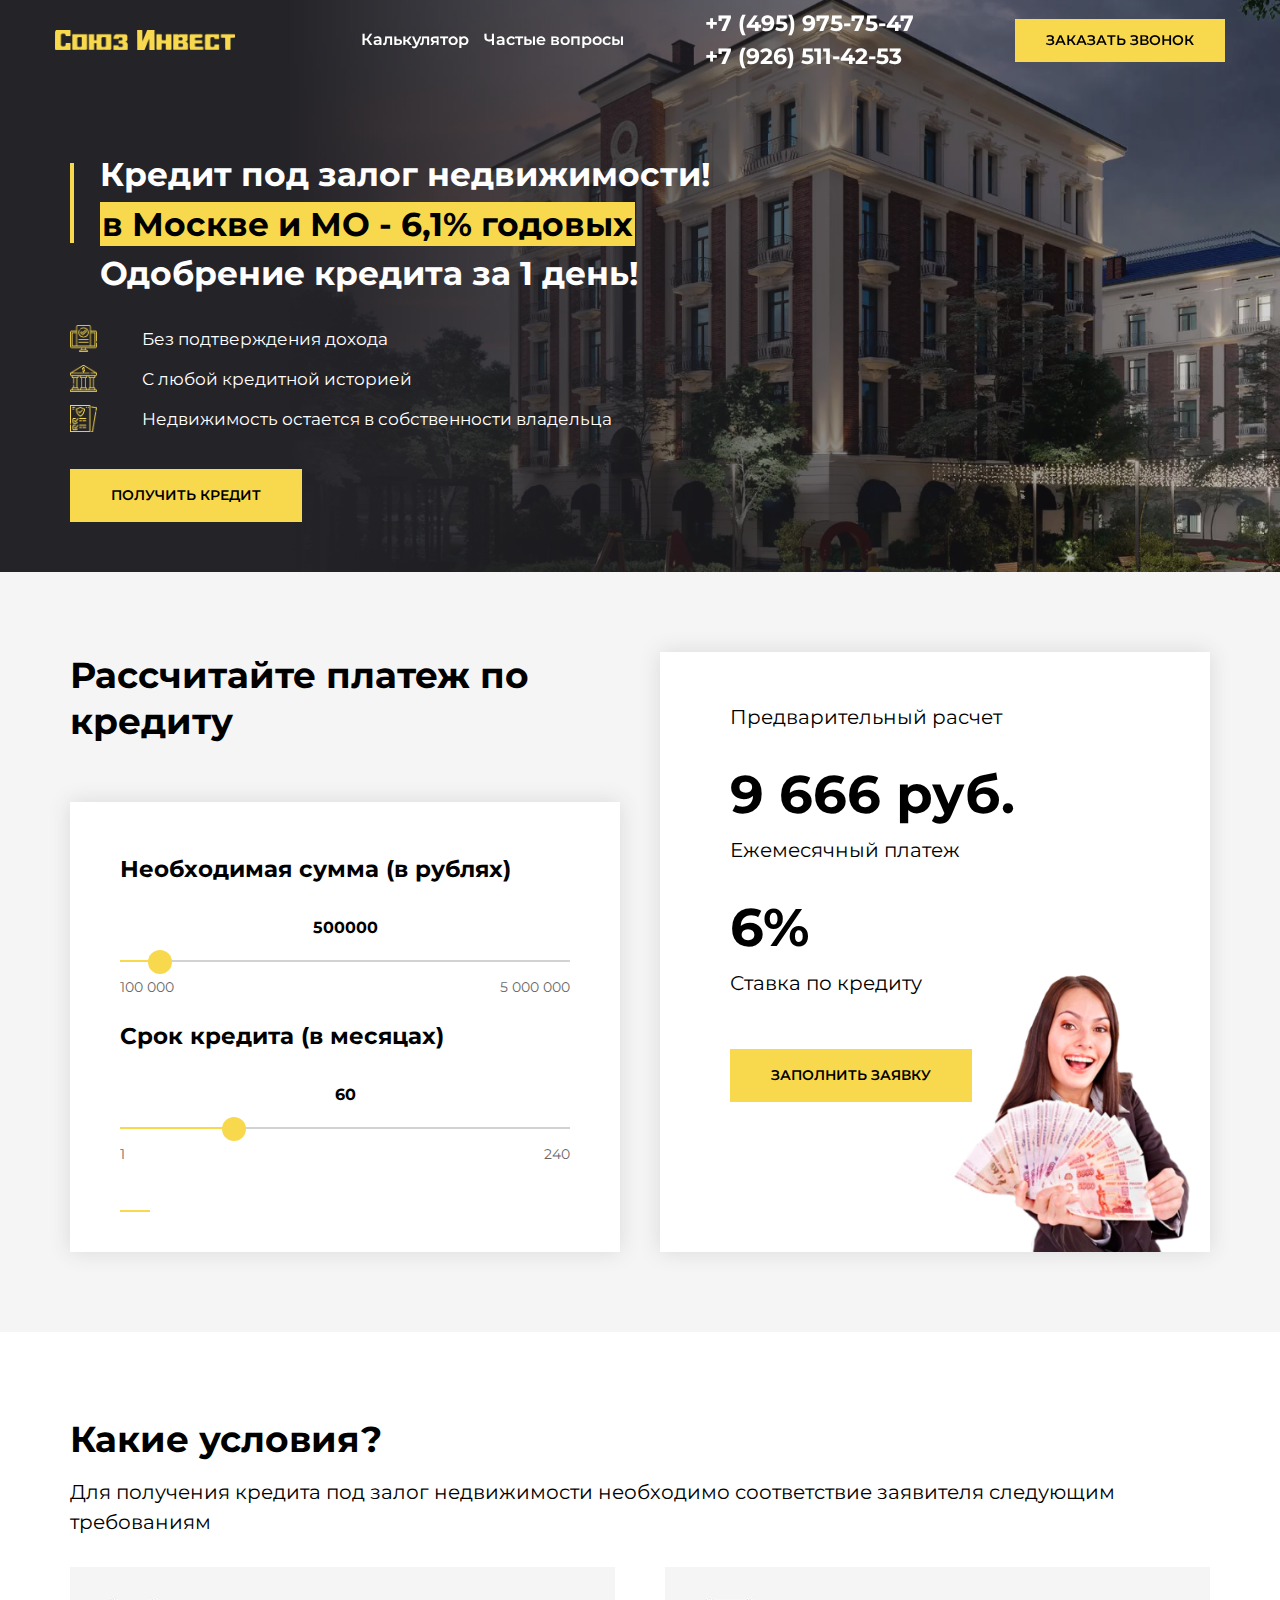
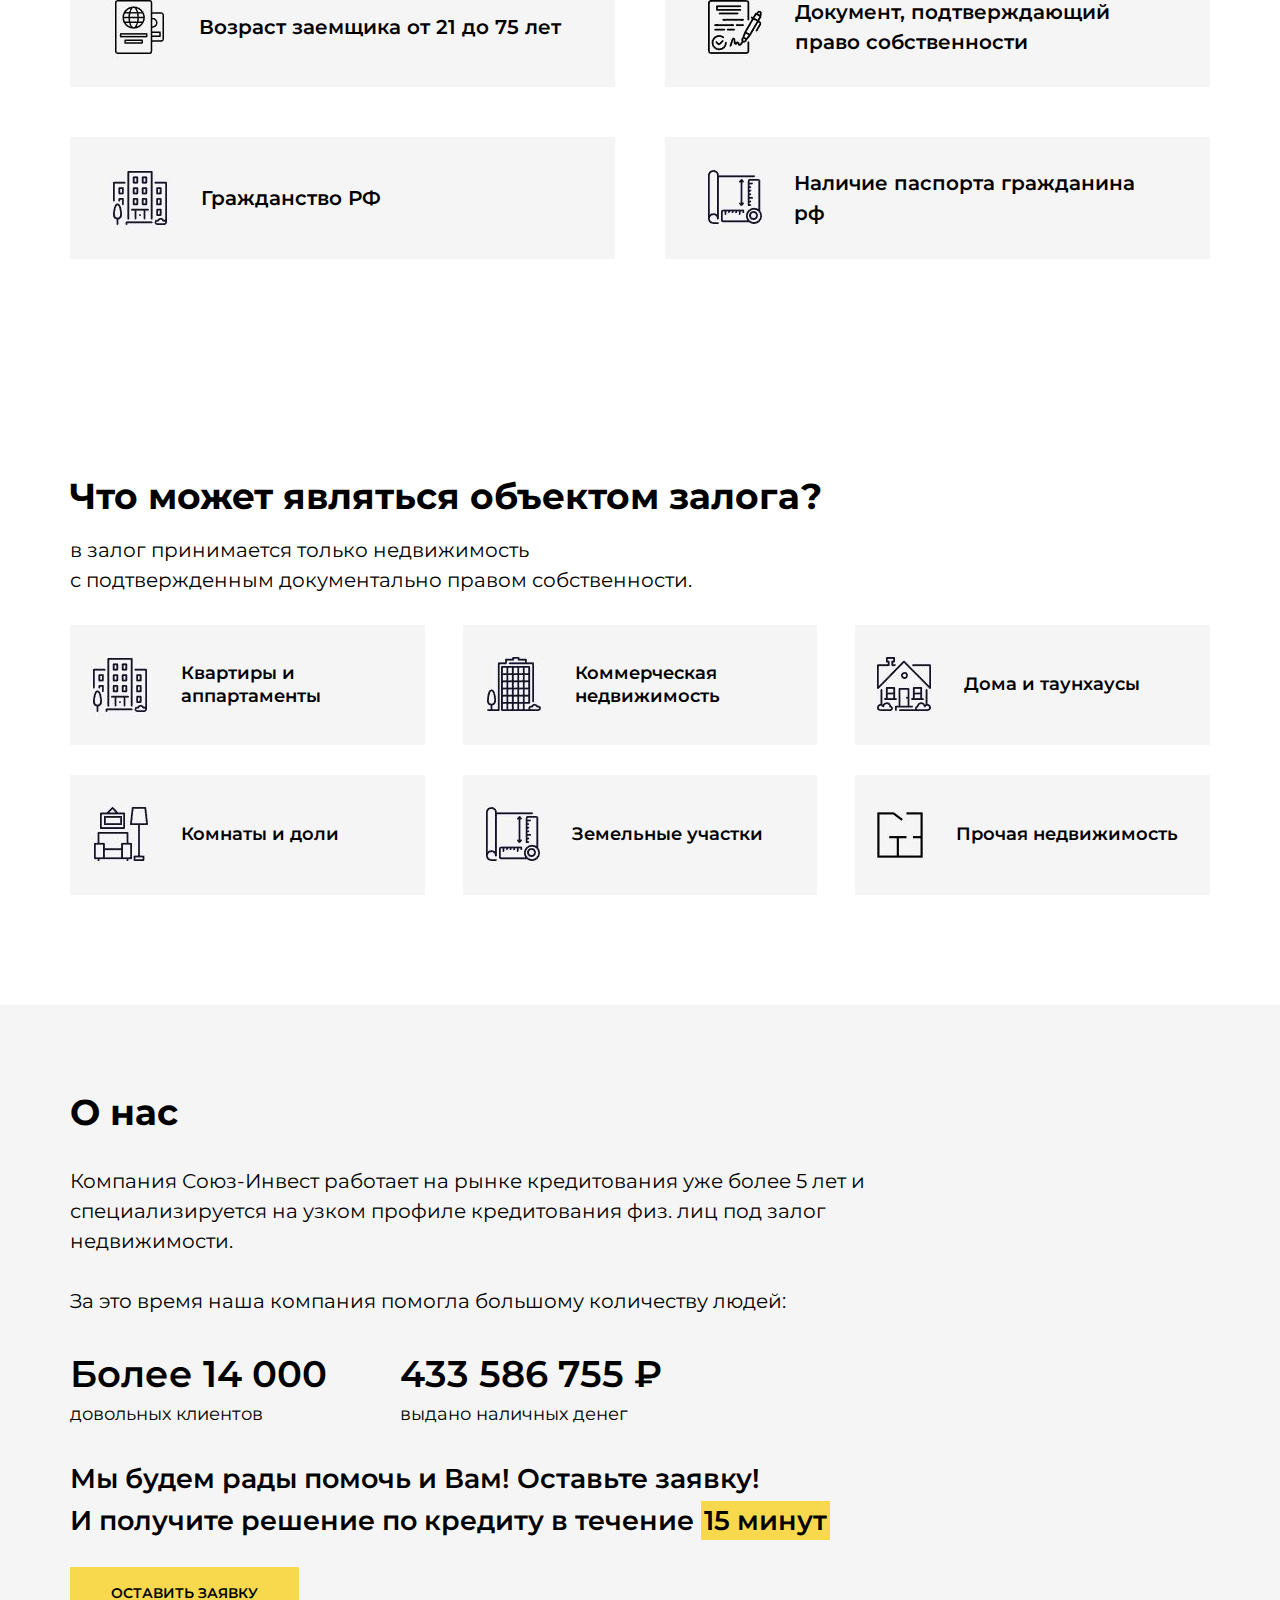
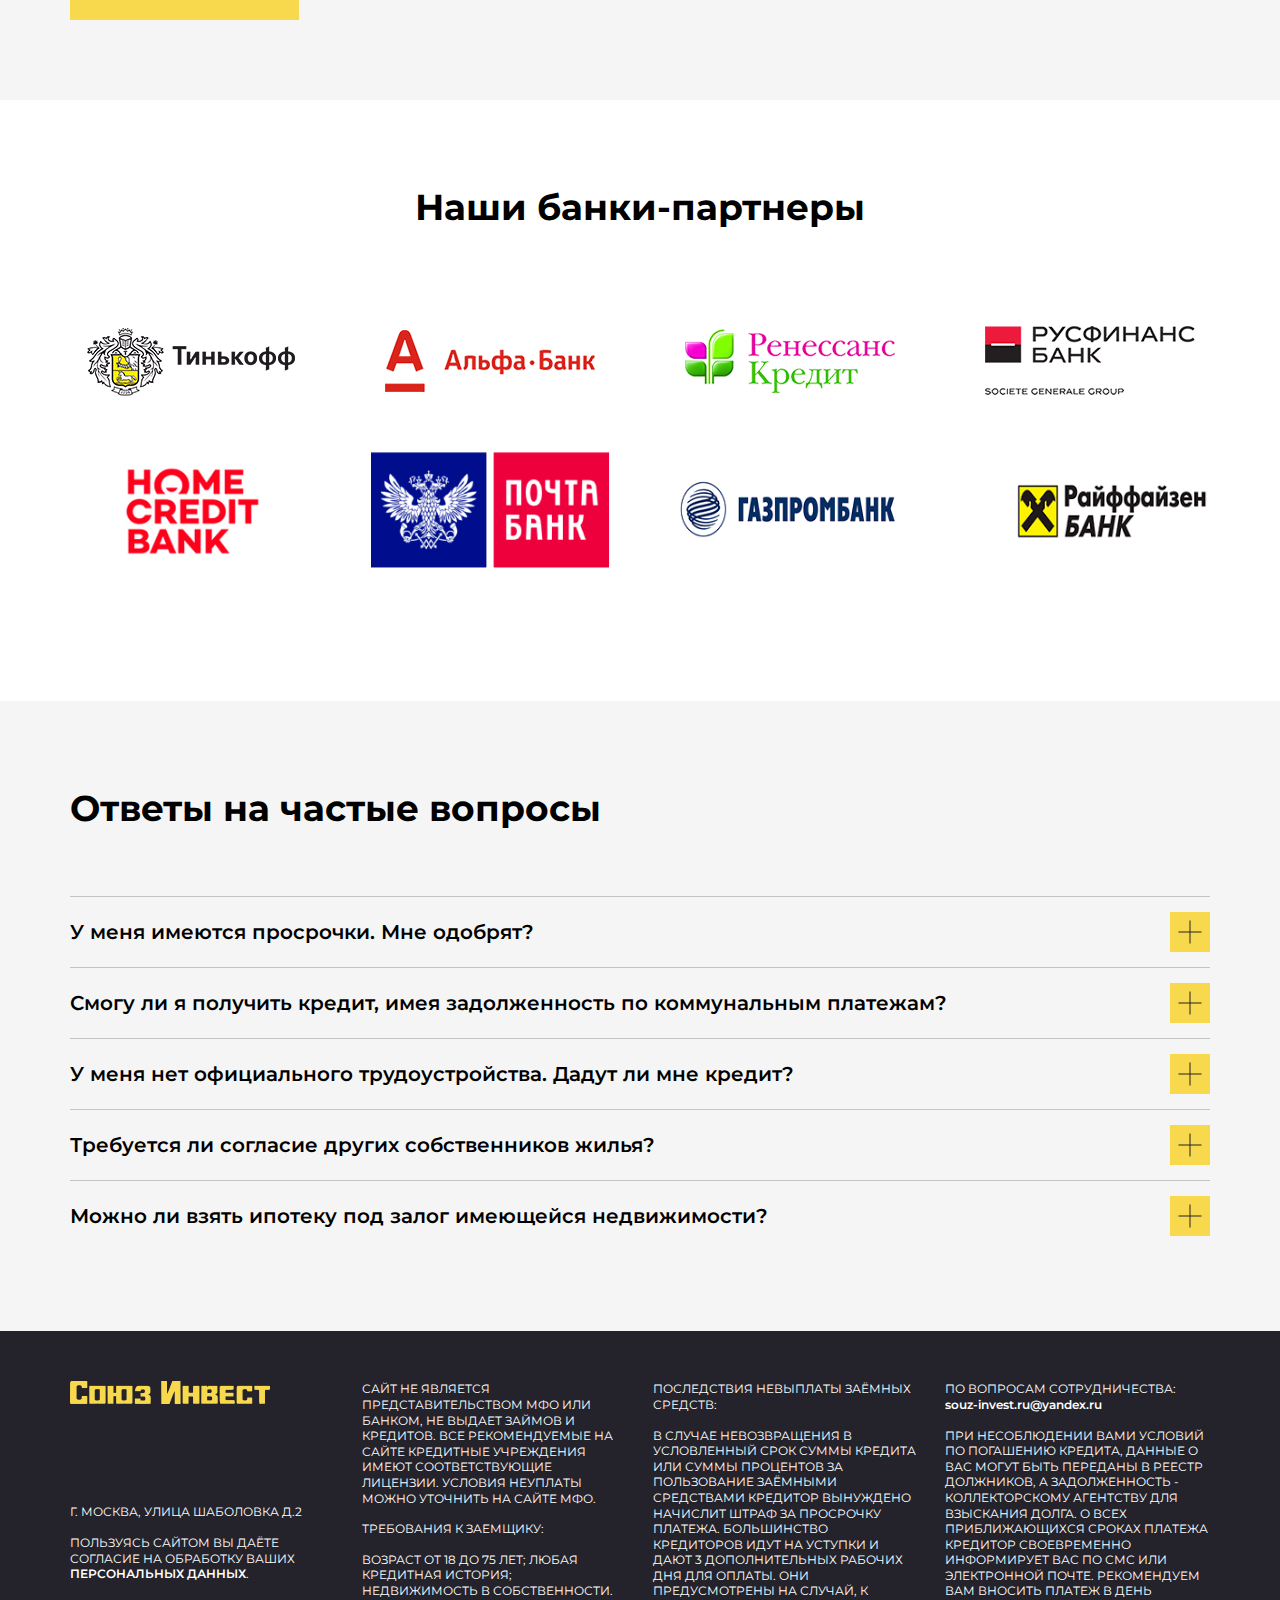
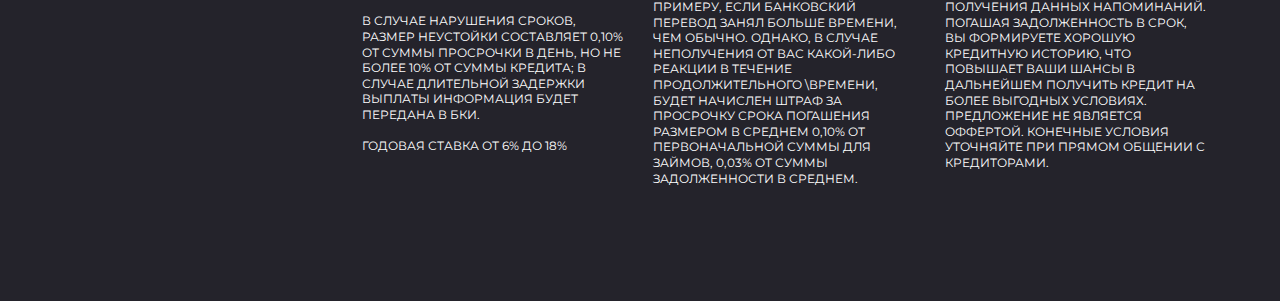
<file: index.html>
<!DOCTYPE html>
<html lang="ru">

<head>
	<meta charset="UTF-8">
	<meta http-equiv="X-UA-Compatible" content="IE=edge">
	<meta name="viewport" content="width=device-width, initial-scale=1.0">
	<title>Кредит под залог недвижимости в Москве за 1 день. Выдача аванса. По двум документам. Ставка от 6%</title>
	<link rel="icon" href="assets/ico2.png" type="image/x-icon">
	<link rel="stylesheet" href="css/style.css">
	<link rel="stylesheet" href="css/calc.css">
	<link rel="preconnect" href="https://fonts.googleapis.com">
	<link rel="preconnect" href="https://fonts.gstatic.com" crossorigin>
	<link href="https://fonts.googleapis.com/css2?family=Montserrat:wght@400;600;700&display=swap" rel="stylesheet">
</head>

<body>
	<header class="nav" id="navbar">
		<nav class="nav-wrapper">
			<a class="nav-logo">
				<img src="assets/logo.png" alt="">
			</a>
			<div class="desc-menu">
				<a href="#calc">Калькулятор</a>
				<a href="#faq">Частые вопросы</a>
			</div>
			<div class="nav-tel">
				<a href="tel:+7 (495) 975-75-47">+7 (495) 975-75-47</a>
				<a href="tel:+7 (926) 511-42-53">+7 (926) 511-42-53</a>
			</div>
			<div class="nav-button">
				<p class="popup__toggle">Заказать звонок</p>
			</div>

			<div class="burger-menu">
				<span></span>
			</div>
		</nav>
	</header>

	<div class="menubox">
		<ul>
			<li><a class="menu-item" href="#calc">Калькулятор</a></li>
			<li><a class="menu-item" href="#faq">Часыте вопросы</a></li>
		</ul>
		<div class="menubox__bottom">
			<a class="menu-item" href="tel:+74959757547">+7 (495) 975-75-47</a>
			<a class="menu-item" href="tel:+79265114253">+7 (926) 511-42-53</a>
		</div>
	</div>

	<section class="oppening">
		<div class="wrapper">
			<div class="oppening__header">
				Кредит под залог недвижимости!<br>
				<span>в Москве и МО - 6,1% годовых</span><br>
				Одобрение кредита за 1 день!
			</div>
			<div class="oppening__list">
				<div class="list-item">
					<img src="assets/ico1.png" alt="">
					<p>Без подтверждения дохода</p>
				</div>
				<div class="list-item">
					<img src="assets/ico2.png" alt="">
					<p>С любой кредитной историей</p>
				</div>
				<div class="list-item">
					<img src="assets/ico3.png" alt="">
					<p>Недвижимость остается в собственности владельца</p>
				</div>
			</div>
			<p class="get-button popup__toggle">
				Получить кредит
			</p>
		</div>
	</section>

	<section class="calc" id="calc">
		<div class="wrapper">
			<div class="calc__left">
				<div class="calc__title">
					Рассчитайте платеж по кредиту
				</div>
				<div class="calc__body">
					<div class="calc__body-title">
						Необходимая сумма (в рублях)
					</div>
					<div class="fcalcp6 fcalcp5_vedyshiy_rez"><span>500000</span></div>
					<div
						class="fcalcp5 fcalcp5_vedyshiy ui-slider ui-slider-horizontal ui-widget ui-widget-content ui-corner-all">
					</div>
					<div class="calc-index">
						<p>100 000</p>
						<p>5 000 000</p>
					</div>
					<div class="calc__body-title">
						Срок кредита (в месяцах)
					</div>
					<div class="fcalcp6 fcalcp5_decor_rez"><span>60</span></div>
					<div
						class="fcalcp5 fcalcp5_decor ui-slider ui-slider-horizontal ui-widget ui-widget-content ui-corner-all">
					</div>
					<div class="calc-index">
						<p>1</p>
						<p>240</p>
					</div>
				</div>
			</div>
			<div class="calc__right">
				<div class="calc__body">
					<p>Предварительный расчет</p>
					<div class="calc-bold">
						<div class="fcalcp9"><span>9 666</span> руб.</div>
					</div>
					<p>Ежемесячный платеж</p>
					<div class="calc-bold">
						6%
					</div>
					<p>Ставка по кредиту</p>
					<p class="get-button popup__toggle">
						Заполнить заявку
					</p>

				</div>
				<img src="assets/girl.png" alt="">
			</div>
		</div>
	</section>

	<section class="uslov">
		<div class="wrapper">
			<div class="section-title">
				Какие условия?
			</div>
			<p class="section-subtitle">
				Для получения кредита под залог недвижимости необходимо соответствие заявителя следующим требованиям
			</p>
			<div class="uslov-cards">
				<div class="uslov-card">
					<img src="assets/ico6.JPG" alt="">
					<p>Возраст заемщика от 21 до 75 лет</p>
				</div>
				<div class="uslov-card">
					<img src="assets/ico7.JPG" alt="">
					<p>Документ, подтверждающий право собственности</p>
				</div>
				<div class="uslov-card">
					<img src="assets/ico8.JPG" alt="">
					<p>Гражданство РФ</p>
				</div>
				<div class="uslov-card">
					<img src="assets/ico12.JPG" alt="">
					<p>Наличие паспорта гражданина рф</p>
				</div>
			</div>
		</div>
	</section>

	<section class="zalog" id="zalog">
		<div class="wrapper">
			<div class="section-title">
				Что может являться объектом залога?
			</div>
			<p class="section-subtitle">
				в залог принимается только недвижимость<br>
				с подтвержденным документально правом собственности.
			</p>
			<div class="zalog-cards">
				<div class="zalog-card">
					<img src="assets/ico8.JPG" alt="">
					<p>Квартиры и аппартаменты</p>
				</div>
				<div class="zalog-card">
					<img src="assets/ico9.JPG" alt="">
					<p>Коммерческая недвижимость</p>
				</div>
				<div class="zalog-card">
					<img src="assets/ico10.JPG" alt="">
					<p>Дома и таунхаусы</p>
				</div>
				<div class="zalog-card">
					<img src="assets/ico11.JPG" alt="">
					<p>Комнаты и доли</p>
				</div>
				<div class="zalog-card">
					<img src="assets/ico12.JPG" alt="">
					<p>Земельные участки</p>
				</div>
				<div class="zalog-card">
					<img src="assets/ico13.JPG" alt="">
					<p>Прочая недвижимость</p>
				</div>
			</div>
		</div>
	</section>

	<section class="zayav">
		<div class="wrapper">
			<div class="section-title">
				О нас
			</div>
			<div class="section-subtitle">
				Компания Союз-Инвест работает на рынке кредитования уже более 5 лет
				и специализируется на узком профиле кредитования физ. лиц под залог недвижимости.
			</div>
			<p class="section-subtitle">
				За это время наша компания помогла большому количеству людей:
			</p>
			<div class="zayav-flex">
				<div class="zayav-flex__item">
					<span>Более 14 000</span><br>
					довольных клиентов
				</div>
				<div class="zayav-flex__item">
					<span>433 586 755 ₽</span><br>
					выдано наличных денег
				</div>
			</div>
			<div class="zayav-text">
				Мы будем рады помочь и Вам! Оставьте заявку!<br>
				И получите решение по кредиту в течение <span>15 минут</span>
			</div>
			<p class="get-button popup__toggle">
				Оставить заявку
			</p>
		</div>
	</section>

	<section class="partners">
		<div class="wrapper">
			<div class="section-title">
				Наши банки-партнеры
			</div>
			<div class="partners-grid">
				<div class="partners-logo">
					<img src="assets/img1.png" alt="">
				</div>
				<div class="partners-logo">
					<img src="assets/img2.png" alt="">
				</div>
				<div class="partners-logo">
					<img src="assets/img3.png" alt="">
				</div>
				<div class="partners-logo">
					<img src="assets/img4.png" alt="">
				</div>
				<div class="partners-logo">
					<img src="assets/img5.png" alt="">
				</div>
				<div class="partners-logo">
					<img src="assets/img6.png" alt="">
				</div>
				<div class="partners-logo">
					<img src="assets/img7.png" alt="">
				</div>
				<div class="partners-logo">
					<img src="assets/img8.png" alt="">
				</div>
			</div>
		</div>
	</section>

	<section class="faq" id="faq">
		<div class="wrapper">
			<div class="section-title">
				Ответы на частые вопросы
			</div>
			<div class="questsions">
				<button class="accordion">У меня имеются просрочки. Мне одобрят?<span><svg width="24px" height="24px"
							viewBox="0 0 24 24" xmlns="http://www.w3.org/2000/svg"
							xmlns:xlink="http://www.w3.org/1999/xlink">
							<g stroke="none" stroke-width="1px" fill="none" fill-rule="evenodd" stroke-linecap="square">
								<g transform="translate(1.000000, 1.000000)" stroke="#222222">
									<path d="M0,11 L22,11"></path>
									<path d="M11,0 L11,22"></path>
								</g>
							</g>
						</svg></span></button>
				<div class="panel">
					<p>На принятие решения состояние кредитной истории не влияет. Мы помогаем клиентам с любой КИ.</p>
				</div>
				<button class="accordion">Смогу ли я получить кредит, имея задолженность по коммунальным
					платежам?<span><svg width="24px" height="24px" viewBox="0 0 24 24"
							xmlns="http://www.w3.org/2000/svg" xmlns:xlink="http://www.w3.org/1999/xlink">
							<g stroke="none" stroke-width="1px" fill="none" fill-rule="evenodd" stroke-linecap="square">
								<g transform="translate(1.000000, 1.000000)" stroke="#222222">
									<path d="M0,11 L22,11"></path>
									<path d="M11,0 L11,22"></path>
								</g>
							</g>
						</svg></span></button>
				<div class="panel">
					<p>Да, мы поможем оформить кредит на выгодных условиях и погасим вашу задолженность по коммунальным
						платежам в счет суммы одобренного кредита.</p>
				</div>
				<button class="accordion">У меня нет официального трудоустройства. Дадут ли мне кредит?<span><svg
							width="24px" height="24px" viewBox="0 0 24 24" xmlns="http://www.w3.org/2000/svg"
							xmlns:xlink="http://www.w3.org/1999/xlink">
							<g stroke="none" stroke-width="1px" fill="none" fill-rule="evenodd" stroke-linecap="square">
								<g transform="translate(1.000000, 1.000000)" stroke="#222222">
									<path d="M0,11 L22,11"></path>
									<path d="M11,0 L11,22"></path>
								</g>
							</g>
						</svg></span></button>
				<div class="panel">
					<p>Среди наших партнеров есть банки, которые могут оформить кредит клиенту, не требуя справки о
						доходах и трудоустройстве. Даже, если у вас нет работы, проблем с получением кредита не будет.
					</p>
				</div>
				<button class="accordion">Требуется ли согласие других собственников жилья?<span><svg width="24px"
							height="24px" viewBox="0 0 24 24" xmlns="http://www.w3.org/2000/svg"
							xmlns:xlink="http://www.w3.org/1999/xlink">
							<g stroke="none" stroke-width="1px" fill="none" fill-rule="evenodd" stroke-linecap="square">
								<g transform="translate(1.000000, 1.000000)" stroke="#222222">
									<path d="M0,11 L22,11"></path>
									<path d="M11,0 L11,22"></path>
								</g>
							</g>
						</svg></span></button>
				<div class="panel">
					<p>Ответ на Вопрос ...</p>
				</div>
				<button class="accordion">Можно ли взять ипотеку под залог имеющейся недвижимости?<span><svg
							width="24px" height="24px" viewBox="0 0 24 24" xmlns="http://www.w3.org/2000/svg"
							xmlns:xlink="http://www.w3.org/1999/xlink">
							<g stroke="none" stroke-width="1px" fill="none" fill-rule="evenodd" stroke-linecap="square">
								<g transform="translate(1.000000, 1.000000)" stroke="#222222">
									<path d="M0,11 L22,11"></path>
									<path d="M11,0 L11,22"></path>
								</g>
							</g>
						</svg></span></button>
				<div class="panel">
					<p>Да, такой вариант возможен. Предметом залога выступает находящаяся в вашей собственности
						недвижимость.</p>
				</div>
			</div>
		</div>
	</section>

	<footer>
		<div class="wrapper">
			<div class="footer-column">
				<img src="assets/logo.png" alt="">
				<p>Г. МОСКВА, УЛИЦА ШАБОЛОВКА Д.2</p>
				<p>ПОЛЬЗУЯСЬ САЙТОМ ВЫ ДАЁТЕ СОГЛАСИЕ НА ОБРАБОТКУ ВАШИХ <a href="#">ПЕРСОНАЛЬНЫХ ДАННЫХ</a>.
				</p>
			</div>
			<div class="footer-column">
				<p>САЙТ НЕ ЯВЛЯЕТСЯ ПРЕДСТАВИТЕЛЬСТВОМ МФО ИЛИ БАНКОМ, НЕ ВЫДАЕТ ЗАЙМОВ И КРЕДИТОВ.
					ВСЕ РЕКОМЕНДУЕМЫЕ НА САЙТЕ КРЕДИТНЫЕ УЧРЕЖДЕНИЯ ИМЕЮТ СООТВЕТСТВУЮЩИЕ ЛИЦЕНЗИИ.
					УСЛОВИЯ НЕУПЛАТЫ МОЖНО УТОЧНИТЬ НА САЙТЕ МФО.</p>
				<p>ТРЕБОВАНИЯ К ЗАЕМЩИКУ:</p>
				<p>ВОЗРАСТ ОТ 18 ДО 75 ЛЕТ; ЛЮБАЯ КРЕДИТНАЯ ИСТОРИЯ; НЕДВИЖИМОСТЬ В СОБСТВЕННОСТИ.</p>
				<p>В СЛУЧАЕ НАРУШЕНИЯ СРОКОВ, РАЗМЕР НЕУСТОЙКИ СОСТАВЛЯЕТ 0,10% ОТ СУММЫ ПРОСРОЧКИ В ДЕНЬ, НО НЕ БОЛЕЕ
					10% ОТ СУММЫ КРЕДИТА; В СЛУЧАЕ ДЛИТЕЛЬНОЙ ЗАДЕРЖКИ ВЫПЛАТЫ ИНФОРМАЦИЯ БУДЕТ ПЕРЕДАНА В БКИ.</p>
				<p>ГОДОВАЯ СТАВКА ОТ 6% ДО 18%</p>
			</div>
			<div class="footer-column">
				<p>ПОСЛЕДСТВИЯ НЕВЫПЛАТЫ ЗАЁМНЫХ СРЕДСТВ:</p>
				<p>В СЛУЧАЕ НЕВОЗВРАЩЕНИЯ В УСЛОВЛЕННЫЙ СРОК СУММЫ КРЕДИТА ИЛИ СУММЫ ПРОЦЕНТОВ ЗА ПОЛЬЗОВАНИЕ ЗАЁМНЫМИ
					СРЕДСТВАМИ КРЕДИТОР ВЫНУЖДЕНО НАЧИСЛИТ ШТРАФ ЗА ПРОСРОЧКУ ПЛАТЕЖА. БОЛЬШИНСТВО КРЕДИТОРОВ ИДУТ НА
					УСТУПКИ И ДАЮТ 3 ДОПОЛНИТЕЛЬНЫХ РАБОЧИХ ДНЯ ДЛЯ ОПЛАТЫ. ОНИ ПРЕДУСМОТРЕНЫ НА СЛУЧАЙ, К ПРИМЕРУ, ЕСЛИ
					БАНКОВСКИЙ ПЕРЕВОД ЗАНЯЛ БОЛЬШЕ ВРЕМЕНИ, ЧЕМ ОБЫЧНО. ОДНАКО, В СЛУЧАЕ НЕПОЛУЧЕНИЯ ОТ ВАС КАКОЙ-ЛИБО
					РЕАКЦИИ В ТЕЧЕНИЕ ПРОДОЛЖИТЕЛЬНОГО \ВРЕМЕНИ, БУДЕТ НАЧИСЛЕН ШТРАФ ЗА ПРОСРОЧКУ СРОКА ПОГАШЕНИЯ
					РАЗМЕРОМ В СРЕДНЕМ 0,10% ОТ ПЕРВОНАЧАЛЬНОЙ СУММЫ ДЛЯ ЗАЙМОВ, 0,03% ОТ СУММЫ ЗАДОЛЖЕННОСТИ В СРЕДНЕМ.
				</p>
			</div>
			<div class="footer-column">
				<p>ПО ВОПРОСАМ СОТРУДНИЧЕСТВА:<br><a href="mailto:souz-invest.ru@yandex.ru">souz-invest.ru@yandex.ru</a>
				</p>
				<p>ПРИ НЕСОБЛЮДЕНИИ ВАМИ УСЛОВИЙ ПО ПОГАШЕНИЮ КРЕДИТА, ДАННЫЕ О ВАС МОГУТ БЫТЬ ПЕРЕДАНЫ В РЕЕСТР
					ДОЛЖНИКОВ, А ЗАДОЛЖЕННОСТЬ - КОЛЛЕКТОРСКОМУ АГЕНТСТВУ ДЛЯ ВЗЫСКАНИЯ ДОЛГА. О ВСЕХ ПРИБЛИЖАЮЩИХСЯ
					СРОКАХ ПЛАТЕЖА КРЕДИТОР СВОЕВРЕМЕННО ИНФОРМИРУЕТ ВАС ПО СМС ИЛИ ЭЛЕКТРОННОЙ ПОЧТЕ. РЕКОМЕНДУЕМ ВАМ
					ВНОСИТЬ ПЛАТЕЖ В ДЕНЬ ПОЛУЧЕНИЯ ДАННЫХ НАПОМИНАНИЙ. ПОГАШАЯ ЗАДОЛЖЕННОСТЬ В СРОК, ВЫ ФОРМИРУЕТЕ
					ХОРОШУЮ КРЕДИТНУЮ ИСТОРИЮ, ЧТО ПОВЫШАЕТ ВАШИ ШАНСЫ В ДАЛЬНЕЙШЕМ ПОЛУЧИТЬ КРЕДИТ НА БОЛЕЕ ВЫГОДНЫХ
					УСЛОВИЯХ. ПРЕДЛОЖЕНИЕ НЕ ЯВЛЯЕТСЯ ОФФЕРТОЙ. КОНЕЧНЫЕ УСЛОВИЯ УТОЧНЯЙТЕ ПРИ ПРЯМОМ ОБЩЕНИИ С
					КРЕДИТОРАМИ.</p>
			</div>
		</div>
	</footer>

	<!-- Попап -->
	<!--[if lt IE 9]><div class="popup__overlay popup__overlay_ie"></div><![endif]-->
	<div class="popup__overlay">
		<div class="popup">
			<div class="popup__close"><span></span></div>
			<p class="popup__title">Мы поможем получить положительное решение по кредиту</p>
			<p>Оставьте ваш телефон ниже и мы перезвоним Вам в течении 15 минут.</p>
			<form action="#">
				<input type="tel" data-validate-field="tel" name="tel" class="tel" placeholder="Телефон*">
				<div class="checkbox">
					<input id="formAgreement" type="checkbox" name="agreement" class="checkbox__input _req" checked>
					<label for="formAgreement" class="checkbox__label"><span>Я даю свою согласие на <a
								href="#">обработку персональных данных</a></span></label>
				</div>
				<button type="submit">Получить решение</button>
			</form>
		</div>
		<!--[if lt IE 9]><div class="popup__valignfix"></div><![endif]-->
	</div>
	<script type="text/javascript" src="js/jquery-1.9.2.js"></script>
	<script type="text/javascript" src="js/jquery-ui-1.9.2.custom.min.js"></script>
	<script type="text/javascript" src="js/jquery.ui.touch-punch.js"></script>
	<script type="text/javascript" src="js/inputmask.min.js"></script>
	<script type="text/javascript" src="js/customScript.js"></script>
</body>

</html>
</file>
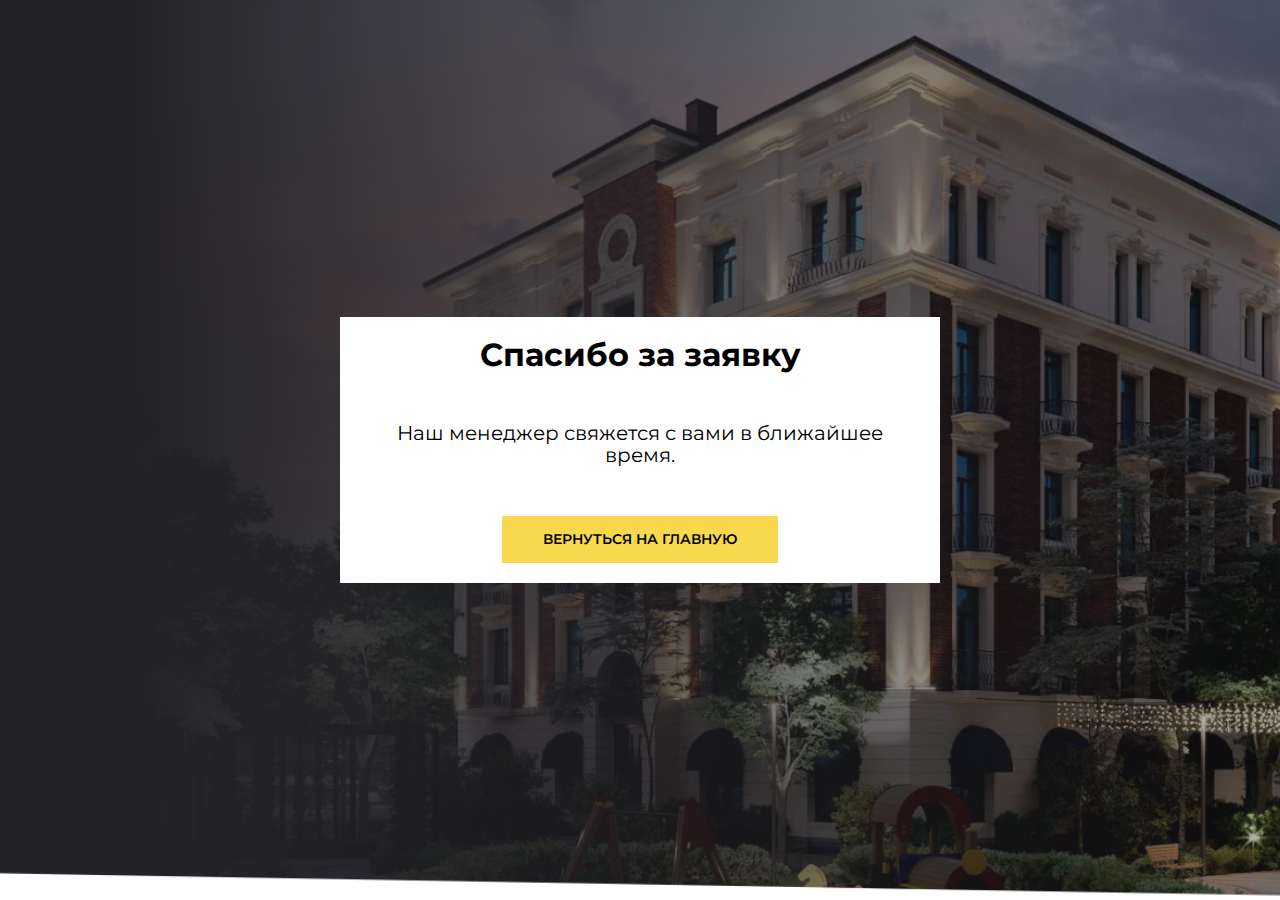
<file: thanks.html>
<!DOCTYPE html>
<html lang="ru">

<head>
	<meta charset="UTF-8">
	<meta http-equiv="X-UA-Compatible" content="IE=edge">
	<meta name="viewport" content="width=device-width, initial-scale=1.0">
	<title>Спасибо за заявку</title>
	<link rel="icon" href="assets/ico2.png" type="image/x-icon">
	<link rel="stylesheet" href="css/style.css">
	<link rel="preconnect" href="https://fonts.googleapis.com">
	<link rel="preconnect" href="https://fonts.gstatic.com" crossorigin>
	<link href="https://fonts.googleapis.com/css2?family=Montserrat:wght@400;600;700&display=swap" rel="stylesheet">
</head>

<body class="tnx-wrapper">
	<div class="tnx">
		<h1>Спасибо за заявку</h1>
		<p>Наш менеджер свяжется с вами в ближайшее время.</p>
		<p class="get-button">
			Вернуться на главную
		</p>
	</div>
</body>

</html>
</file>
<file: css/style.css>
/* Указываем box sizing */
*,
*::before,
*::after {
  box-sizing: border-box;
}

/* Убираем внутренние отступы */
ul[class],
ol[class] {
  padding: 0;
}

/* Убираем внешние отступы */
body,
h1,
h2,
h3,
h4,
p,
ul[class],
ol[class],
li,
figure,
figcaption,
blockquote,
dl,
dd {
  margin: 0;
  font-family: 'Montserrat', sans-serif;
}

h1,
h2,
h3,
h4 {
	font-weight: 700;
}

/* Выставляем основные настройки по-умолчанию для body */
body {
  min-height: 100vh;
  scroll-behavior: smooth;
  text-rendering: optimizeSpeed;
  line-height: 1.5;
  overflow-x: hidden;
}

/* Удаляем стандартную стилизацию для всех ul и il, у которых есть атрибут class*/
ul[class],
ol[class] {
  list-style: none;
}

/* Элементы a */
a {
  text-decoration: none;
  font-weight: 600;
}

/* Упрощаем работу с изображениями */
img {
  max-width: 100%;
  display: block;
}

/* Наследуем шрифты для инпутов и кнопок */
input,
button,
textarea,
select {
  font: inherit;
}

/* Удаляем все анимации и переходы для людей, которые предпочитай их не использовать */
@media (prefers-reduced-motion: reduce) {
  * {
	animation-duration: 0.01ms !important;
	animation-iteration-count: 1 !important;
	transition-duration: 0.01ms !important;
	scroll-behavior: auto !important;
  }
}

.wrapper {
	max-width: 1170px;
	padding: 0 15px;
	margin: 0 auto;
}

.nav {
	position: fixed;
	top: 0;
	left: 0;
	width: 100%;
	transition: 0.6s;
	background-color: initial;
	box-shadow: 0 0 0 initial;
	z-index: 10;
}
.nav._active {
	background-color: #fff;
	box-shadow: 0 0 10px -5px #000000;
}
.nav-wrapper {
	max-width: 1200px;
	min-height: 80px;
	margin: 0 auto;
	padding: 0 15px;
	display: flex;
	justify-content: space-between;
	align-items: center;
}
.nav-wrapper a {
	color: #fff;
}
._active .nav-wrapper a {
	color: #000;
}
.nav-logo img {
	max-width: 180px;
	margin-right: 30px;
}
.desc-menu {
	display: flex;
	flex-wrap: wrap;
	justify-content: center;
}
.desc-menu a {
	padding-left: 15px;
	position: relative;	
}
.desc-menu a::after {
	content: '';
	position: absolute;
	right: 0;
	bottom: 20%;
	opacity: 0;
	width: calc(100% - 15px);
	height: 100%;
	border-bottom: 2px solid #f8d94e;
	-webkit-box-shadow: inset 0px -1px 0px 0px #f8d94e;
	-moz-box-shadow: inset 0px -1px 0px 0px #f8d94e;
	box-shadow: inset 0px -1px 0px 0px #f8d94e;
	-webkit-transition: all 0.3s ease;
	transition: all 0.3s ease;
}
.desc-menu a:hover::after {
	bottom: -2px;
	opacity: 1;
}
.nav-tel {
	display: flex;
	flex-direction: column;
	white-space: nowrap;
}
.nav-tel a {
	font-size: 22px;
	font-weight: 700;
}
.nav-button p {
	display: block;
	font-weight: 600;
	cursor: pointer;
	color: #000000;
	background-color: #f8d94e;
	text-transform: uppercase;
	font-size: 14px;
	padding:  10px 30px;
	border: 1px solid #f8d94e;
	transition: all .15s ease-in-out;
	white-space: nowrap;
	margin-left: 20px;
}
.nav-button p:hover {
	background-color: initial;
}



.oppening {
	background-image: url(../assets/bg.png);
	background-position: center;
	background-repeat: no-repeat;
	background-size: cover;
	width: 100%;
	padding-top: 150px;
}
.oppening .wrapper {
	padding-bottom: 50px;
}
.oppening .oppening__header {
	color: #fff;
	line-height: 1.5;
	font-weight: 700;
	font-size: 33px;
	padding-left: 30px;
	position: relative;
}
.oppening .oppening__header::before {
	content: '';
	display: block;
	width: 4px;
	height: 80px;
	background: #f8d94e;
	position: absolute;
	top: 13px;
	left: 0;
}
.oppening .oppening__header span {
	background: #f8d94e;
	color: #000;
	padding: 2px;
}

.oppening__list {
	margin: 20px 0 30px;
}
.list-item {
	display: flex;
	align-items: center;
}
.list-item img {
	max-width: 27px;
	height: 100%;
	margin-right: 45px;
}
.list-item p {
	color: #fff;
	font-size: 17px;
	line-height: 40px;
}

.calc {
	background-color: #f5f5f5;
	padding: 80px 0;
	position: relative;
}
.calc::after {
	content: '';
	display: block;
	background-color: #f5f5f5;
	position: absolute;
	top: -50px;
	left: 0;
	width: 100%;
	height: 50px;
	z-index: -1;
}
.calc .wrapper {
	display: flex;
}
.calc__left,
.calc__right {
	width: 50%;
}
.calc__left {
	display: flex;
	flex-direction: column;
	justify-content: space-between;
}
.calc__title {
	font-weight: 700;
	font-size: 36px;
	line-height: 1.3;
}
.calc__body {
	background-color: #fff;
	box-shadow: 0 0 20px #d9d9d9;
}
.calc__left .calc__body {
	margin-top: 50px;
	min-height: 450px;
	margin-right: 20px;
	padding: 50px;
	position: relative;
}
.calc__left .calc__body::after {
	content: '';
	display: block;
	width: 30px;
	height: 2px;
	background: #f8d94e;
	position: absolute;
	bottom: 40px;
	left: 70;
}
.calc__right .calc__body {
	min-height: 600px;
	margin-left: 20px;
	padding: 50px 70px;
}
.calc__body-title {
	font-weight: 700;
	font-size: 23px;
	padding-bottom: 30px;
}
.calc__right {
	position: relative;
}
.calc__right img {
	position: absolute;
	bottom: 0;
	right: 20px;
	max-width: 240px;
}
.calc-bold {
	font-size: 53px;
	font-weight: 700;
	line-height: 1.55;

}
.calc__body p {
	font-size: 20px;
	line-height: 1.55;
	margin-bottom: 20px;
}
.calc__body .get-button {
	margin-top: 30px;
	white-space: nowrap;
}
.calc__body .get-button:hover {
	color: #000;
}
.calc-index {
	display: flex;
	justify-content: space-between;
	margin-top: 15px;
}
.calc-index p {
	font-size: 14px;
	opacity: 0.6;
}

.uslov {
	padding: 80px 0;
}
.section-title {
	font-weight: 700;
	font-size: 36px;
	line-height: 1.55;
	margin-bottom: 10px;
}
.section-subtitle {
	font-size: 20px;
	line-height: 1.5;
	margin-bottom: 30px;
}
.uslov-cards {
	display: flex;
	justify-content: space-between;
	flex-wrap: wrap;
}
.uslov-card {
	min-height: 120px;
	width: calc(50% - 25px);
	background-color: #F5F5F5;
	margin-bottom: 50px;
	display: flex;
	align-items: center;
	padding: 20px;
	box-shadow: 0 0 0 #d9d9d9;
	padding: 30px 40px;
	display: flex;
	font-size: 20px;
	font-weight: 600;
	align-items: center;
	box-shadow: 0 0 0 #d9d9d9;
	transition: 0.3s;
}
.uslov-card:hover {
	box-shadow: 0 0 20px #d9d9d9;
}
.uslov-card img {
	margin-right: 30px;
}



.zalog {
	padding: 80px 0;
}
.zalog-cards {
	display: flex;
	justify-content: space-between;
	flex-wrap: wrap;
}
.zalog-card {
	min-height: 120px;
	width: calc(33.3% - 25px);
	background-color: #F5F5F5;
	margin-bottom: 30px;
	display: flex;
	align-items: center;
	padding: 20px;
	box-shadow: 0 0 0 #d9d9d9;
	transition: 0.3s;
}
.zalog-card:hover {
	box-shadow: 0 0 20px #d9d9d9;
}
.zalog-card img {
	margin-right: 30px;
}
.zalog-card p {
	font-size: 18px;
	font-weight: 600;
	line-height: 1.3;
}


.zayav {
	padding: 80px 0;
	background-color: #f5f5f5;
}
.zayav .section-title {
	margin-bottom: 25px;
}
.zayav .section-subtitle {
	max-width: 800px;
}
.zayav .get-button:hover {
	color: #000;
}
.zayav-flex {
	display: flex;
	justify-content: space-between;
	flex-wrap: wrap;
	max-width: 630px;
}
.zayav-flex__item {
	max-width: 300px;
	width: calc(50% - 15px);
	margin-bottom: 30px;
	font-size: 18px;
}
.zayav-flex__item span {
	font-size: 37px;
	font-weight: 600;
	margin-bottom: 15px;
}
.zayav-text {
	font-size: 27px;
	line-height: 1.55;
	font-weight: 600;
	margin-bottom: 25px;
}
.zayav-text span {
	background-color: #f8d94e;
	padding: 3px;
	color: #000;
}


.partners {
	padding: 80px 0;
}
.partners .section-title {
	text-align: center;
}
.partners-grid {
	display: flex;
	justify-content: space-between;
	flex-wrap: wrap;
	margin-top: 80px;
}
.partners-logo {
	max-width: 240px;
	width: calc(25% - 15px);
	margin-bottom: 30px;
}



.faq {
	padding: 80px 0;
	background-color: #f5f5f5;
}
.faq .section-title {
	margin-bottom: 60px;
}
/* аккордеон  */
.accordion {
	display: block;
	cursor: pointer;
	border: none;
	border-top: 1px solid rgb(196, 196, 196);
	background: none;
	text-align: left;
	outline: none;
	font-size: 20px;
	font-weight: 600;
	padding: 20px 50px 20px 0;
	width: 100%;
	position: relative;
	transition: 0.5s;
}
.accordion span {
	display: block;
	position: absolute;
	top: 50%;
	transform: translateY(-50%);
	right: 0;
	width: 40px;
	height: 40px;
	background-color: #f8d94e;
	transition: 0.25s;
}
.accordion span svg {
	margin: 8px;
	transform: rotate(0deg);
	transition: 0.5s;
}
.active.accordion span svg {
	transform: rotate(45deg);
}
.accordion:hover span {
	background-color: #fff;
}
.panel {
	height: 0px;
	overflow: hidden;
	transition: 0.5s;
}
.panel p {
	padding-bottom: 35px;
}


footer {
	padding: 50px 0 80px;
	background-color: #24232B;
}
footer .wrapper {
	display: flex;
	justify-content: space-between;
	flex-wrap: wrap;
}
.footer-column {
	width: calc(25% - 20px);
	margin-bottom: 20px;
	color: #fff;
	font-size: 12px;
	line-height: 1.3;
	font-weight: 400;
}
.footer-column img {
	margin-bottom: 100px;
}
.footer-column p {
	margin-bottom: 15px;
}
.footer-column p a {
	color: #fff;
}



.popup__overlay {
	position: fixed;
	z-index: 11;
	left: 0;
	top: 0;
	width: 100%;
	height: 100%;
	background: rgba(0,0,0,.7);
	backdrop-filter: blur(3px);
	text-align: center;	
	opacity: 0;
	visibility: hidden;
	transition: 0.5s;
}
.popup__overlay._active {
	opacity: 1;
	visibility: visible;
}
.popup__overlay:after {
	display: inline-block;
	 *display: inline;
	 *zoom: 1;
	 height: 100%;
	width: 0;
	vertical-align: middle;
	content: ''
}
/* Added for IE<9 compatibility */
.popup__overlay_ie {
	background: #000;
	opacity: .7;
	filter: alpha(opacity=70)
}
.popup {
	display: inline-block;
	*display: inline;
	*zoom: 1;
	position: relative;
	max-width: 560px;
	padding: 40px;
	margin: 15px;
	background: #fff;
	vertical-align: middle;

	transform: translateY(500px) scale(0);
	transition: 0.3s;
}
._active .popup {
	transform: translateY(0) scale(1);
}
/* Added instead of :after pseudoelement */
.popup__valignfix {
	display: inline-block;
	*display: inline;
	*zoom: 1;
	width: 0;
	height: 100%;
	vertical-align: middle
}
.popup-form__row {
	margin: 1em 0
}
.popup__close {
	display: block;
	position: absolute;
	top: -50px;
	right: 10px;
	width: 40px;
	height: 40px;
	cursor: pointer;
}
.popup__close span {
	display: block;
	width: 100%;
	height: 100%;
	position: relative;
}
.popup__close span::after,
.popup__close span::before {
	content: '';
	display: block;
	position: absolute;
	top: calc(50% - 1px);
	left: 0;
	width: 100%;
	height: 2px;
	background-color: #fff;
}
.popup__close span::after {transform: rotate(45deg);}
.popup__close span::before {transform: rotate(-45deg);}
.popup p {
	text-align: center;
	font-size: 16px;
	line-height: 1.55;
}
.popup p.popup__title {
	font-size: 36px;
	font-weight: 600;
	margin-bottom: 11px;
	line-height: 1.2;
}
.popup form {
	margin-top: 30px;
}
.popup form .tel {
	font-size: 16px;
	padding: 0 20px;
	width: 100%;
	border: none;
	outline: none;
	border-radius: 0;
	margin-bottom: 30px;
}
.popup form button {
	width: 100%;
	border: 1px solid #f8d94e;
	transition: all .15s ease-in-out;
	color: #000000;
	background-color: #f8d94e;
	font-weight: 600;
	padding: 15px 0;
	cursor: pointer;
	text-transform: uppercase;
}
.popup form button:hover {
	background-color: initial;
}


.checkbox__input {
	display: none;
}
.checkbox__input:checked + .checkbox__label::after {
	transform: rotate(45deg) scale(2);
}
.checkbox__label {
	font-size: 15px;
	color: #646464;
	line-height: 140%;
	display: inline-flex;
	align-items: center;
	position: relative;
	cursor: pointer;	
	text-align: left;
	margin-bottom: 20px;
}
.checkbox__label::before {
	content: '';
	align-self: flex-start;
	flex: 0 0 24px;
	height: 24px;
	border: 2px solid #f8d94e;
	margin-right: 10px;
}
.checkbox__label::after {
	content: '';
	width: 16px;
	height: 16px;
	position: absolute;
	left: 10px;
	top: 6px;
	width: 4px;
	height: 8px;
	border: solid #f8d94e;
	border-width: 0 1px 1px 0;
	transform: rotate(45deg) scale(0);
	transition: 0.3s;
}
.checkbox__label a {
	color: #646464;
	text-decoration: revert;
	font-weight: 400;
}



.get-button {
	display: inline-block;
	font-weight: 600;
	cursor: pointer;
	color: #000000;
	background-color: #f8d94e;
	text-transform: uppercase;
	font-size: 14px!important;
	padding:  15px 40px;
	border: 1px solid #f8d94e;
	transition: all .15s ease-in-out;
}
.get-button:hover {
	background-color: initial;
	color: #f8d94e;
}

.tnx-wrapper {
	background-image: url(../assets/bg.png);
	background-position: center;
	background-repeat: no-repeat;
	background-size: cover;
	width: 100%;
	height: 100%;
	display: flex;
	align-items: center;
	justify-content: center;
}
.tnx {
	max-width: 600px;
	margin: 15px;
	padding: 20px;
	background-color: #fff;
	text-align: center;
}
.tnx h1 {
	line-height: 1.1;
}
.tnx p {
	font-size: 20px;
	line-height: 1.1;
	margin-top: 50px;
}
.tnx .get-button:hover {
	color: #000;
}

.burger-menu,
.menubox {display: none;}
@media screen and (max-width: 1170px) {
	.uslov-card {
		width: calc(50% - 10px);
		margin-bottom: 20px;
	}
	.zalog-card {
		width: calc(33.3% - 10px);
		margin-bottom: 15px;
	}
}
@media screen and (max-width: 1100px) {
	.calc__right .calc__body {
		margin-left: 7px;
	}
	.calc__left .calc__body {
		margin-right: 7px;
	}
}
@media screen and (max-width: 980px) {
	.desc-menu,
	.nav-button {
		display: none;
	}
	.nav-wrapper {
		justify-content: flex-start;
		min-height: 50px;
		position: relative;
	}
	.nav-tel {
		line-height: 1.1;
	}
	.nav-tel a {
		font-size: 17px;
		font-weight: 600;
	}
	.nav-logo img {
		max-width: 110px;
	}
	/* бургер */
	.burger-menu{
		display: flex;
		position: absolute;
		top: 10px;
		right: 15px;
		align-items: center;
		width: 30px;
		height: 30px;
		cursor: pointer;
		z-index: 11;
		transition: .25s;
	  }
	   
	  .burger-menu > span,
	  .burger-menu > span::before,
	  .burger-menu > span::after {
		display: block;
		position: absolute;
		width: 30px;
		height: 3px;
		background-color: #f8d94e;
		transition-duration: .25s;
	  }
	  .burger-menu > span::before {
		content: '';
		top: -8px;
	  }
	  .burger-menu > span::after {
		content: '';
		top: 8px;
	  }
	  /* меню */
	  .menubox{
		display: flex;
		flex-direction: column;
		justify-content: space-between;
		align-items: center;
		position: fixed;
		visibility: hidden;
		opacity: 0;
		top: 0px;
		right: 0;
		width: 100%;
		height: 100%;
		margin: 0;
		padding: 80px 15px 15px 15px;
		list-style: none;
		background-color: #fff;
		z-index: 9;
		transition-duration: .25s;
	}
	.menubox ul {
		list-style: none;
		padding: 0;
		height: 80%;
		display: flex;
		flex-direction: column;
		justify-content: center;
		line-height: 3;
	  }
	  .menubox__bottom {
		  height: 20%;
		  display: flex;
		  flex-direction: column;
		  justify-content: center;
	  }
	  .menubox__bottom a {
		  color: #000;
		  font-size: 17px;
	  }
	  .menubox ul li {
		  text-align: center;
	  }
	  .menubox ul li a {
		  color: #000;
		  font-size: 18px;
	  }
	  /* работа меню */
	  .burger-menu.active > span {
		background-color: initial;
	  }
	  .burger-menu.active > span::before{
		top: 0;
		transform: rotate(-45deg) scale(1);
	  }
	  .burger-menu.active > span::after{
		top: 0;
		transform: rotate(45deg) scale(1);
	  }
	  .active.menubox{
		visibility: visible;
		opacity: 1;
	  }
	  .calc .wrapper {
		  flex-direction: column;
	  }
	  .calc__left, .calc__right {
		  width: 100%;
	  }
	  .calc__left .calc__body,
	  .calc__right .calc__body {
		  margin: 30px auto 0;
		  max-width: 488px;
	  }
	  .calc__right img {
		right: calc(50vw - 244px);
	  }
	  .uslov-card {line-height: 1.1;}
	  .zalog-card {width: calc(50% - 10px);}
	  .footer-column {width: calc(50% - 10px);}
}
@media screen and (max-width: 730px) {
	.oppening .oppening__header {
		font-size: 25px;
	}
	.list-item img {
		margin-right: 15px;
	}
	.list-item p {
		font-size: 15px;
	}
	.uslov-card {
		width: 100%;
		margin-bottom: 15px;
	}	
	.zalog-card {width: 100%;}
	.section-title {
		font-size: 28px;
		line-height: 1.1;
		margin-bottom: 20px;
	}
	.section-subtitle {font-size: 17px;}
	.zayav-flex {
		flex-direction: column;
	}
	.zayav-title {
		line-height: 1.1;
	}
	.section-subtitle, .zayav-flex__item {font-size: 17px;}
	.zayav-flex__item {width: 100%;}
	.zayav-flex__item span {font-size: 33px;}
	.zayav-text {
		font-size: 22px;
		line-height: 1.3;
	}
	.zayav-text span {padding: 0 3px;}	
	.footer-column {width: 80%; margin: 0 auto 20px;}
	.footer-column img {
		margin: 0 auto 50px;
	}
}
@media screen and (max-width: 600px) {
	.popup p.popup__title {
		font-size: 26px;
	}
	.popup {
		margin-top: 60px;
	}

}
@media screen and (max-width: 500px) {
	.oppening .oppening__header {
		padding-left: 0;
	}
	.oppening .oppening__header::before {
		display: none;
	}
	.calc__right img {
	  right: 20px;
	}
	.calc-bold {
		font-size: 38px;
	}
	.calc__right img {
		display: none;
	}
	.calc__right .calc__body {
		min-height: auto;
	}
	.accordion {font-size: 17px;}	
	.footer-column {width: 100%;}
	.calc__left .calc__body, .calc__right .calc__body {padding: 30px;}
	.calc__right .get-button {
		width: 100%;
		text-align: center;
	}
}
</file>
<file: css/calc.css>
.ui-helper-clearfix {
	zoom: 1;
}
.ui-helper-zfix {
	width: 100%;
	height: 100%;
	top: 0;
	left: 0;
	position: absolute;
	opacity: 0;
	filter: Alpha(Opacity=0);
}
.ui-state-disabled {
	cursor: default !important;
}
.ui-icon {
	display: block;
	text-indent: -99999px;
	overflow: hidden;
	background-repeat: no-repeat;
}
.ui-widget-overlay {
	position: absolute;
	top: 0;
	left: 0;
	width: 100%;
	height: 100%;
}
.ui-slider {
	position: relative;
	text-align: left;
}
.ui-slider .ui-slider-handle {
	position: absolute;
	z-index: 2;
	width: 1.2em;
	height: 1.2em;
	cursor: default;
}
.ui-slider .ui-slider-range {
	position: absolute;
	z-index: 1;
	font-size: .7em;
	display: block;
	border: 0;
	background-position: 0px 2px;
	margin-top: 5px;
}
.ui-slider-horizontal {
	height: .8em;
}
.ui-slider-horizontal .ui-slider-handle {
	top: -6px;
	margin-left: -9px;
}
.ui-slider-horizontal .ui-slider-range {
	top: 0;
	height: 100%;
}
.ui-slider-horizontal .ui-slider-range-min {
	left: 0;
}
.ui-slider-horizontal .ui-slider-range-max {
	right: 0;
}
.ui-slider-vertical {
	width: .8em;
	height: 100px;
}
.ui-slider-vertical .ui-slider-handle {
	left: -.3em;
	margin-left: 0;
	margin-bottom: -.6em;
}
.ui-slider-vertical .ui-slider-range {
	left: 0;
	width: 100%;
}
.ui-slider-vertical .ui-slider-range-min {
	bottom: 0;
}
.ui-slider-vertical .ui-slider-range-max {
	top: 0;
}
.allpolzunok {
	position: absolute;
	width: 400px;
	height: 26px;
	margin-left: 90px;
	margin-top: 95px;
	background-image: url(../assets/slider-bgselect.png);
	background-repeat: no-repeat;
}
.ui-widget-header {
	width: 601px;
	height: 8px;
	background-color: #f8d94e;
    margin-top: 0!important;
    top: 0px!important;
}
.ui-state-default,
.ui-widget-content .ui-state-default,
.ui-widget-header .ui-state-default {
	margin-top: -4px;
    width: 24px;
    height: 24px;
    background-color: #f8d94e;
    border-radius: 50%;
	cursor: pointer;
	background-size: 23px;
}
a.ui-slider-handle {
	outline: none;
}
.ui-slider-handle {
	-ms-touch-action: none;
	touch-action: none;
}
.fcalcp1 {
	background: #f7f7f7;
	padding: 20px 20px;
	width: 534px;
}
.fcalcp2 {
	overflow: hidden;
	margin-bottom: 20px;
}
.fcalcp3 {
	float: left;
	min-width: 225px;
	font-weight: bold;
	color: #000;
}
.fcalcp5 {
	background: #d2d2d2;
	width: 100%;
	cursor: pointer;
	height: 2px;
	margin-top: 4px;
	border-radius: 0;
}
.fcalcp6 {
	display: block;
    width: fit-content;
    margin: 0 auto 20px;
	font-weight: bold;
	color: #000;
}
</file>
